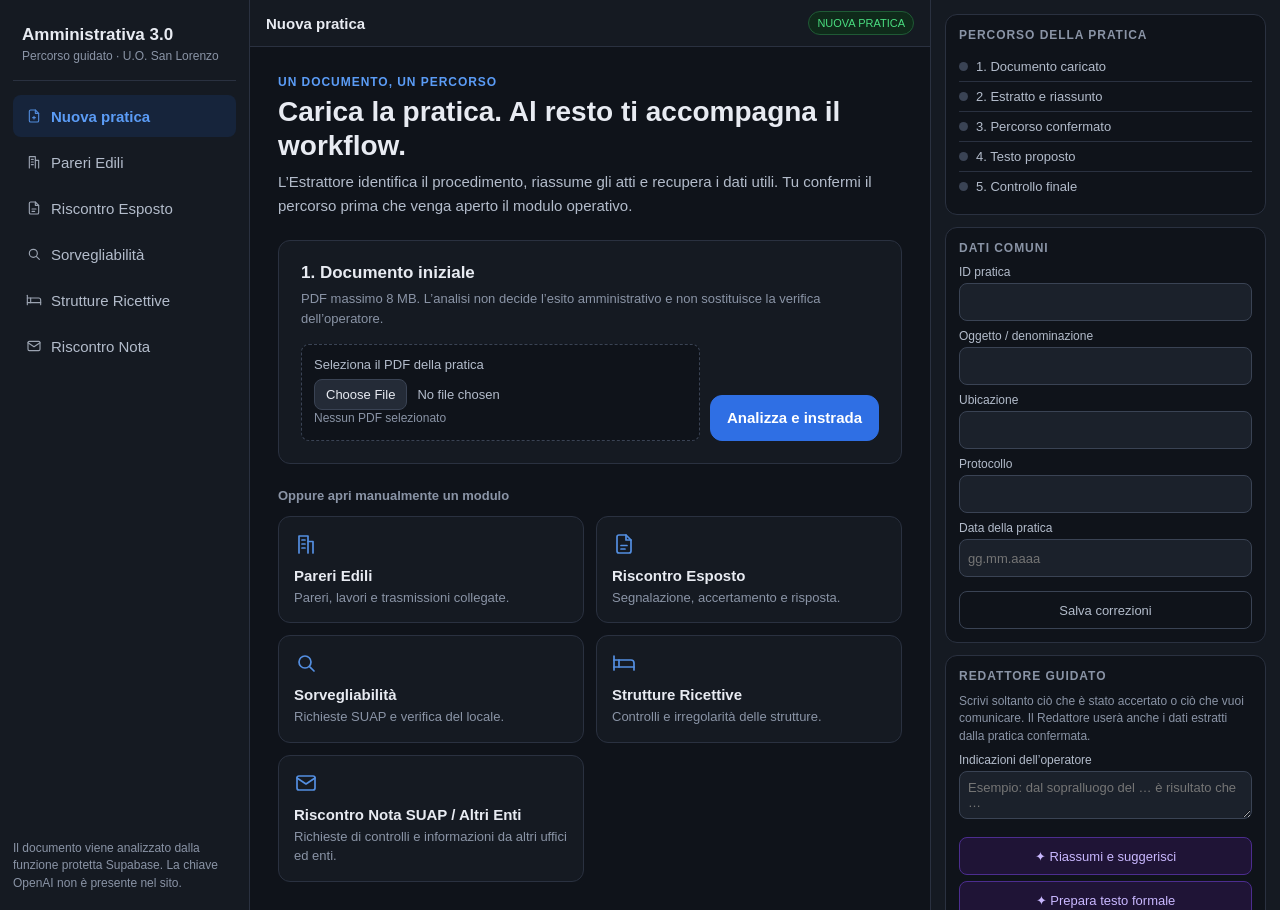
<file: index.html>
<!DOCTYPE html>
<html lang="it">
<head>
<meta charset="UTF-8">
<meta name="viewport" content="width=device-width,initial-scale=1.0">
<title>Amministrativa 3.0 — Percorso guidato</title>
<script src="config.js"></script>
<script src="assets/workflow.js"></script>
<style>
*{box-sizing:border-box}html,body{margin:0;height:100%;font-family:-apple-system,BlinkMacSystemFont,"Segoe UI",sans-serif;background:#0d1117;color:#e6edf3}
button,input,textarea,select{font:inherit}.app{display:grid;grid-template-columns:250px minmax(0,1fr) 350px;height:100vh}
aside{background:#111722;border-right:1px solid #263041;padding:18px 13px;display:flex;flex-direction:column;gap:14px}.brand{padding:7px 9px 17px;border-bottom:1px solid #263041}.brand h1{font-size:18px;margin:0 0 4px}.brand p{font-size:11px;color:#7d8999;margin:0}
.nav{display:flex;flex-direction:column;gap:7px}.nav button{width:100%;text-align:left;border:1px solid #2a3443;background:#171e29;color:#cbd5e1;padding:11px 12px;border-radius:10px;cursor:pointer;font-weight:600}.nav button:hover,.nav button.active{border-color:#3b82f6;background:#16243b;color:#8ec5ff}
main{display:grid;grid-template-rows:auto 1fr;min-width:0}.topbar{display:flex;align-items:center;justify-content:space-between;padding:11px 16px;border-bottom:1px solid #263041;background:#10151e}.title{font-weight:700}.status{font-size:10px;background:#14331f;color:#6ee7a0;border:1px solid #245c37;border-radius:999px;padding:5px 8px}
.workspace{position:relative;min-height:0}.home{height:100%;overflow:auto;padding:28px}.hero{max-width:900px;margin:0 auto}.eyebrow{color:#60a5fa;font-size:11px;font-weight:800;letter-spacing:1px;text-transform:uppercase}.hero h2{font-size:31px;margin:6px 0 8px}.hero>p{color:#9aa6b6;line-height:1.6;margin-top:0}
.intake{margin-top:22px;padding:22px;background:linear-gradient(145deg,#151b25,#121824);border:1px solid #33445b;border-radius:18px;box-shadow:0 18px 40px rgba(0,0,0,.18)}.intake h3{margin:0 0 6px}.intake .help{font-size:12px;color:#8d9aae;line-height:1.5}.upload{display:grid;grid-template-columns:minmax(0,1fr) auto;gap:10px;align-items:end;margin-top:16px}.filebox{background:#0f141d;border:1px dashed #40516a;border-radius:12px;padding:12px}.filebox label{display:block;font-size:11px;color:#9aa6b6;margin-bottom:7px}.filebox input{width:100%;color:#cbd5e1}
.nav button{display:flex;align-items:center;gap:9px}.ic{width:16px;height:16px;flex:0 0 auto;opacity:.85}.ic-card{width:24px;height:24px;opacity:.9}.filebox input::file-selector-button{background:#182130;color:#dbeafe;border:1px solid #334155;border-radius:8px;padding:7px 11px;margin-right:10px;cursor:pointer;font-weight:650}.filebox input::file-selector-button:hover{border-color:#4b82c3;background:#1d2736}.primary{border:1px solid #4c6fff;background:#3156d9;color:white;border-radius:11px;padding:12px 16px;cursor:pointer;font-weight:750}.primary:hover{background:#3d63ea}.primary:disabled{opacity:.55;cursor:wait}.secondary{border:1px solid #334155;background:#182130;color:#dbeafe;border-radius:9px;padding:9px 11px;cursor:pointer;font-weight:650}.secondary:hover{border-color:#4b82c3}
.result{display:none;margin-top:18px;border-top:1px solid #2a3443;padding-top:18px}.result.show{display:block}.route-head{display:flex;gap:10px;align-items:center;flex-wrap:wrap}.route-badge{background:#12335b;border:1px solid #265d97;color:#9dccff;border-radius:999px;padding:6px 10px;font-size:12px;font-weight:750}.confidence{color:#9aa6b6;font-size:11px}.reason{font-size:13px;color:#cbd5e1;line-height:1.5;margin:10px 0}.summary{background:#0f141d;border:1px solid #293344;border-radius:12px;padding:13px;line-height:1.55;font-size:13px}.result-grid{display:grid;grid-template-columns:1fr 1fr;gap:12px;margin-top:12px}.result-box{background:#121823;border:1px solid #263244;border-radius:11px;padding:12px}.result-box h4{font-size:11px;text-transform:uppercase;color:#8192a8;margin:0 0 7px}.result-box ul{margin:0;padding-left:18px;font-size:12px;color:#c4cedb;line-height:1.5}.route-confirm{display:grid;grid-template-columns:minmax(0,1fr) auto;gap:10px;margin-top:14px}.route-confirm select{background:#0f141d;color:#e6edf3;border:1px solid #334155;border-radius:10px;padding:10px}.warning{background:#321b16;border:1px solid #7c3b2c;color:#fdba9a;border-radius:10px;padding:10px;font-size:12px;margin-top:10px}
.manual{margin-top:24px}.manual h3{font-size:14px;color:#b7c3d2}.cards{display:grid;grid-template-columns:repeat(2,minmax(220px,1fr));gap:12px}.card{background:#151b25;border:1px solid #293344;border-radius:14px;padding:15px;cursor:pointer}.card:hover{border-color:#4b82c3;transform:translateY(-1px)}.card h4{margin:5px 0}.card p{font-size:11px;color:#8996a8;line-height:1.45;margin:0}.icon{font-size:22px}iframe{width:100%;height:100%;border:0;display:none;background:#0f131a}
.right{background:#10151e;border-left:1px solid #263041;padding:14px;overflow:auto}.panel{background:#151b25;border:1px solid #293344;border-radius:13px;padding:13px;margin-bottom:12px}.panel h3{font-size:12px;text-transform:uppercase;letter-spacing:.7px;color:#8aa0bb;margin:0 0 10px}.step{display:flex;align-items:center;gap:8px;padding:7px 0;border-bottom:1px solid #222b38;font-size:12px}.step:last-child{border-bottom:0}.dot{width:9px;height:9px;border-radius:50%;background:#475569}.dot.on{background:#22c55e}.field{margin:8px 0}.field label{display:block;font-size:10px;color:#7d8999;margin-bottom:4px;text-transform:uppercase}.field input,.field textarea{width:100%;background:#0f141d;border:1px solid #2b3646;color:#e6edf3;border-radius:8px;padding:8px;font-size:12px}.field textarea{min-height:76px;resize:vertical}.btn{width:100%;border:1px solid #334155;background:#182130;color:#dbeafe;border-radius:9px;padding:9px 10px;cursor:pointer;font-size:12px;font-weight:650;margin-top:6px}.btn.ai{border-color:#4c1d95;background:#211238;color:#d8c8ff}.btn.warn{border-color:#7c2d12;background:#271409;color:#fdba74}.btn.danger{border-color:#7f1d1d;background:#2b1114;color:#fca5a5}.finding{font-size:11px;padding:7px 8px;border-radius:8px;background:#2b1a0c;color:#fdba74;border:1px solid #7c2d12;margin:6px 0}.ok{font-size:11px;padding:7px 8px;border-radius:8px;background:#10291a;color:#86efac;border:1px solid #166534;margin:6px 0}.small{font-size:10px;color:#7f8b9b;line-height:1.45}.writer-result{display:none;margin-top:10px}.writer-result.show{display:block}.writer-summary{font-size:11px;line-height:1.5;color:#cbd5e1;background:#101720;padding:9px;border-radius:8px}.mini-title{font-size:10px;text-transform:uppercase;color:#8aa0bb;margin:10px 0 4px}.mini-list{margin:0;padding-left:16px;color:#cbd5e1;font-size:11px;line-height:1.45}.next-question{font-size:11px;color:#a7f3d0;margin-top:8px}.busyline{display:none;color:#9dccff;font-size:12px;margin-top:10px}.busyline.show{display:block}
@media(max-width:1150px){.app{grid-template-columns:220px 1fr}.right{position:fixed;right:12px;bottom:12px;top:62px;width:330px;z-index:5;box-shadow:0 15px 45px #000;display:none}.right.open{display:block}.topbar{padding-right:88px}.mobile-panel{display:block!important}}
@media(min-width:1151px){.mobile-panel{display:none!important}}@media(max-width:760px){.app{grid-template-columns:1fr}.app aside{display:none}.home{padding:17px}.upload,.route-confirm,.result-grid{grid-template-columns:1fr}.cards{grid-template-columns:1fr}.right{left:10px;width:auto}}
</style>
<link rel="stylesheet" href="assets/tema.css">
<link rel="stylesheet" href="assets/tema-dashboard.css">
</head>
<body>
<div class="app">
<aside>
  <div class="brand"><h1>Amministrativa 3.0</h1><p>Percorso guidato · U.O. San Lorenzo</p></div>
  <div class="nav">
    <button class="active" data-home><svg class="ic" viewBox="0 0 24 24" fill="none" stroke="currentColor" stroke-width="1.7" stroke-linecap="round" stroke-linejoin="round" aria-hidden="true" focusable="false"><path d="M14 3H7a2 2 0 0 0-2 2v14a2 2 0 0 0 2 2h10a2 2 0 0 0 2-2V8z"/><path d="M14 3v5h5"/><path d="M12 12.5v4M10 14.5h4"/></svg>Nuova pratica</button>
    <button data-module="modules/pareri-edili.html" data-key="edili" data-title="Pareri Edili"><svg class="ic" viewBox="0 0 24 24" fill="none" stroke="currentColor" stroke-width="1.7" stroke-linecap="round" stroke-linejoin="round" aria-hidden="true" focusable="false"><path d="M5 21V4h9v17"/><path d="M14 9.5h5V21"/><path d="M8 8h3M8 12h3M8 16h3"/></svg>Pareri Edili</button>
    <button data-module="modules/riscontro-esposto.html" data-key="esposto" data-title="Riscontro Esposto"><svg class="ic" viewBox="0 0 24 24" fill="none" stroke="currentColor" stroke-width="1.7" stroke-linecap="round" stroke-linejoin="round" aria-hidden="true" focusable="false"><path d="M14 3H7a2 2 0 0 0-2 2v14a2 2 0 0 0 2 2h10a2 2 0 0 0 2-2V8z"/><path d="M14 3v5h5"/><path d="M9 13.5h6M9 17h4"/></svg>Riscontro Esposto</button>
    <button data-module="modules/sorvegliabilita.html" data-key="sorvegliabilita" data-title="Sorvegliabilità"><svg class="ic" viewBox="0 0 24 24" fill="none" stroke="currentColor" stroke-width="1.7" stroke-linecap="round" stroke-linejoin="round" aria-hidden="true" focusable="false"><circle cx="11" cy="11" r="6"/><path d="m20 20-4.2-4.2"/></svg>Sorvegliabilità</button>
    <button data-module="modules/strutture-ricettive.html" data-key="ricettive" data-title="Strutture Ricettive"><svg class="ic" viewBox="0 0 24 24" fill="none" stroke="currentColor" stroke-width="1.7" stroke-linecap="round" stroke-linejoin="round" aria-hidden="true" focusable="false"><path d="M2 5v14"/><path d="M2 9h17a3 3 0 0 1 3 3v7"/><path d="M2 16h20"/><path d="M7 9v7"/></svg>Strutture Ricettive</button>
    <button data-module="modules/riscontro-nota.html" data-key="nota" data-title="Riscontro Nota SUAP / Altri Enti"><svg class="ic" viewBox="0 0 24 24" fill="none" stroke="currentColor" stroke-width="1.7" stroke-linecap="round" stroke-linejoin="round" aria-hidden="true" focusable="false"><rect x="3" y="5" width="18" height="14" rx="2"/><path d="m3 7 9 6 9-6"/></svg>Riscontro Nota</button>
  </div>
  <div class="small" style="margin-top:auto">Il documento viene analizzato dalla funzione protetta Supabase. La chiave OpenAI non è presente nel sito.</div>
</aside>

<main>
  <div class="topbar"><div class="title" id="pageTitle">Nuova pratica</div><button class="secondary mobile-panel" id="mobilePanel" type="button">Workflow</button><div class="status" id="statusBadge">NUOVA PRATICA</div></div>
  <div class="workspace">
    <section class="home" id="home">
      <div class="hero">
        <div class="eyebrow">Un documento, un percorso</div>
        <h2>Carica la pratica. Al resto ti accompagna il workflow.</h2>
        <p>L’Estrattore identifica il procedimento, riassume gli atti e recupera i dati utili. Tu confermi il percorso prima che venga aperto il modulo operativo.</p>

        <div class="intake">
          <h3>1. Documento iniziale</h3>
          <div class="help">PDF massimo 8 MB. L’analisi non decide l’esito amministrativo e non sostituisce la verifica dell’operatore.</div>
          <div class="upload">
            <div class="filebox"><label for="wfPdf">Seleziona il PDF della pratica</label><input id="wfPdf" type="file" accept="application/pdf,.pdf"><div class="small" id="wfPdfInfo">Nessun PDF selezionato</div></div>
            <button class="primary" id="analyzeButton" type="button">Analizza e instrada</button>
          </div>
          <div class="busyline" id="analysisBusy">L’Estrattore sta leggendo e classificando il documento…</div>
          <div class="result" id="intakeResult">
            <div class="route-head"><span class="route-badge" id="routeBadge"></span><span class="confidence" id="routeConfidence"></span></div>
            <div class="reason" id="routeReason"></div>
            <div class="summary" id="sourceSummary"></div>
            <div class="warning" id="routeWarning" hidden></div>
            <div class="result-grid">
              <div class="result-box"><h4>Fatti trovati</h4><ul id="keyFacts"></ul></div>
              <div class="result-box"><h4>Da verificare o completare</h4><ul id="missingInformation"></ul></div>
            </div>
            <div class="route-confirm">
              <select id="routeSelect" aria-label="Percorso della pratica">
                <option value="edili">Pareri Edili</option><option value="esposto">Riscontro Esposto</option><option value="sorvegliabilita">Sorvegliabilità</option><option value="ricettive">Strutture Ricettive</option><option value="nota">Riscontro Nota SUAP / Altri Enti</option>
              </select>
              <button class="primary" id="confirmRoute" type="button">Conferma e apri</button>
            </div>
          </div>
        </div>

        <div class="manual">
          <h3>Oppure apri manualmente un modulo</h3>
          <div class="cards">
            <div class="card" data-module="modules/pareri-edili.html" data-key="edili" data-title="Pareri Edili"><div class="icon"><svg class="ic-card" viewBox="0 0 24 24" fill="none" stroke="currentColor" stroke-width="1.7" stroke-linecap="round" stroke-linejoin="round" aria-hidden="true" focusable="false"><path d="M5 21V4h9v17"/><path d="M14 9.5h5V21"/><path d="M8 8h3M8 12h3M8 16h3"/></svg></div><h4>Pareri Edili</h4><p>Pareri, lavori e trasmissioni collegate.</p></div>
            <div class="card" data-module="modules/riscontro-esposto.html" data-key="esposto" data-title="Riscontro Esposto"><div class="icon"><svg class="ic-card" viewBox="0 0 24 24" fill="none" stroke="currentColor" stroke-width="1.7" stroke-linecap="round" stroke-linejoin="round" aria-hidden="true" focusable="false"><path d="M14 3H7a2 2 0 0 0-2 2v14a2 2 0 0 0 2 2h10a2 2 0 0 0 2-2V8z"/><path d="M14 3v5h5"/><path d="M9 13.5h6M9 17h4"/></svg></div><h4>Riscontro Esposto</h4><p>Segnalazione, accertamento e risposta.</p></div>
            <div class="card" data-module="modules/sorvegliabilita.html" data-key="sorvegliabilita" data-title="Sorvegliabilità"><div class="icon"><svg class="ic-card" viewBox="0 0 24 24" fill="none" stroke="currentColor" stroke-width="1.7" stroke-linecap="round" stroke-linejoin="round" aria-hidden="true" focusable="false"><circle cx="11" cy="11" r="6"/><path d="m20 20-4.2-4.2"/></svg></div><h4>Sorvegliabilità</h4><p>Richieste SUAP e verifica del locale.</p></div>
            <div class="card" data-module="modules/strutture-ricettive.html" data-key="ricettive" data-title="Strutture Ricettive"><div class="icon"><svg class="ic-card" viewBox="0 0 24 24" fill="none" stroke="currentColor" stroke-width="1.7" stroke-linecap="round" stroke-linejoin="round" aria-hidden="true" focusable="false"><path d="M2 5v14"/><path d="M2 9h17a3 3 0 0 1 3 3v7"/><path d="M2 16h20"/><path d="M7 9v7"/></svg></div><h4>Strutture Ricettive</h4><p>Controlli e irregolarità delle strutture.</p></div>
            <div class="card" data-module="modules/riscontro-nota.html" data-key="nota" data-title="Riscontro Nota SUAP / Altri Enti"><div class="icon"><svg class="ic-card" viewBox="0 0 24 24" fill="none" stroke="currentColor" stroke-width="1.7" stroke-linecap="round" stroke-linejoin="round" aria-hidden="true" focusable="false"><rect x="3" y="5" width="18" height="14" rx="2"/><path d="m3 7 9 6 9-6"/></svg></div><h4>Riscontro Nota SUAP / Altri Enti</h4><p>Richieste di controlli e informazioni da altri uffici ed enti.</p></div>
          </div>
        </div>
      </div>
    </section>
    <iframe id="frame" title="Modulo operativo"></iframe>
  </div>
</main>

<section class="right" id="rightPanel">
  <div class="panel">
    <h3>Percorso della pratica</h3>
    <div class="step"><span class="dot" id="dotDocument"></span>1. Documento caricato</div>
    <div class="step"><span class="dot" id="dotExtract"></span>2. Estratto e riassunto</div>
    <div class="step"><span class="dot" id="dotRoute"></span>3. Percorso confermato</div>
    <div class="step"><span class="dot" id="dotDraft"></span>4. Testo proposto</div>
    <div class="step"><span class="dot" id="dotReview"></span>5. Controllo finale</div>
  </div>

  <div class="panel">
    <h3>Dati comuni</h3>
    <div class="field"><label>ID pratica</label><input id="wfId"></div>
    <div class="field"><label>Oggetto / denominazione</label><input id="wfSubject"></div>
    <div class="field"><label>Ubicazione</label><input id="wfLocation"></div>
    <div class="field"><label>Protocollo</label><input id="wfProtocol"></div>
    <div class="field"><label>Data della pratica</label><input id="wfDate" placeholder="gg.mm.aaaa"></div>
    <button class="btn" id="savePractice" type="button">Salva correzioni</button>
  </div>

  <div class="panel">
    <h3>Redattore guidato</h3>
    <div class="small">Scrivi soltanto ciò che è stato accertato o ciò che vuoi comunicare. Il Redattore userà anche i dati estratti dalla pratica confermata.</div>
    <div class="field"><label>Indicazioni dell’operatore</label><textarea id="operatorNotes" placeholder="Esempio: dal sopralluogo del … è risultato che …"></textarea></div>
    <button class="btn ai" id="summarizeButton" type="button">✦ Riassumi e suggerisci</button>
    <button class="btn ai" id="draftButton" type="button">✦ Prepara testo formale</button>
    <div class="writer-result" id="writerResult">
      <div class="mini-title">Sintesi</div><div class="writer-summary" id="writerSummary"></div>
      <div class="mini-title">Suggerimenti</div><ul class="mini-list" id="writerSuggestions"></ul>
      <div class="mini-title">Informazioni mancanti</div><ul class="mini-list" id="writerMissing"></ul>
      <div class="next-question" id="writerQuestion"></div>
      <div class="field"><label>Proposta modificabile</label><textarea id="wfDraft"></textarea></div>
    </div>
  </div>

  <div class="panel"><h3>Revisore</h3><button class="btn warn" id="reviewButton" type="button">Controlla pratica</button><div id="reviewBox"></div></div>
  <button class="btn danger" id="newPracticeButton" type="button">Nuova pratica / azzera tutto</button>
</section>
</div>

<script>
(function(){
  "use strict";
  const A=window.ADMIN3;
  if(!A||!A.state){
    document.body.textContent="";
    const box=document.createElement("div");
    box.style.cssText="max-width:620px;margin:80px auto;padding:24px;border:1px solid #7c3b2c;background:#321b16;color:#fdba9a;border-radius:12px;line-height:1.6;font-family:sans-serif";
    box.textContent="Motore del workflow non caricato. Verifica che config.js e assets/workflow.js siano raggiungibili e ricarica la pagina.";
    document.body.appendChild(box);
    return;
  }
  const MODULE_META={
    edili:{label:"Pareri Edili",path:"modules/pareri-edili.html"},
    esposto:{label:"Riscontro Esposto",path:"modules/riscontro-esposto.html"},
    sorvegliabilita:{label:"Sorvegliabilità",path:"modules/sorvegliabilita.html"},
    ricettive:{label:"Strutture Ricettive",path:"modules/strutture-ricettive.html"},
    nota:{label:"Riscontro Nota SUAP / Altri Enti",path:"modules/riscontro-nota.html"}
  };
  const $=id=>document.getElementById(id);
  const frame=$("frame"),home=$("home"),title=$("pageTitle");
  let workflowDocument=null;

  function setList(element,items,emptyText){
    element.textContent="";
    const values=Array.isArray(items)&&items.length?items:[emptyText];
    values.forEach(value=>{const li=document.createElement("li");li.textContent=value;element.appendChild(li);});
  }

  function showHome(){
    frame.style.display="none";frame.src="about:blank";home.style.display="block";title.textContent="Nuova pratica";
    document.querySelectorAll("[data-home],[data-module]").forEach(x=>x.classList.remove("active"));
    document.querySelector("[data-home]").classList.add("active");
  }

  function openModule(path,key,label){
    A.state.module=key;
    if(A.state.classification)A.state.classification.confirmedModule=key;
    A.state.status="routed";A.save();
    home.style.display="none";frame.style.display="block";frame.src=path;title.textContent=label;
    document.querySelectorAll("[data-home],[data-module]").forEach(x=>x.classList.remove("active"));
    document.querySelectorAll(`[data-module="${path}"]`).forEach(x=>x.classList.add("active"));
    syncUI();
  }

  function saveCommon(){
    A.state.practice.id=$("wfId").value.trim();
    A.state.practice.subject=$("wfSubject").value.trim();
    A.state.practice.location=$("wfLocation").value.trim();
    A.state.practice.protocol=$("wfProtocol").value.trim();
    A.state.practice.date=$("wfDate").value.trim();
    A.state.practice.notes=$("operatorNotes").value.trim();
    A.state.draft=$("wfDraft").value;
    A.save();syncUI();
  }

  function renderExtraction(){
    const result=A.state.extraction;
    const box=$("intakeResult");
    if(!result){box.classList.remove("show");return;}
    const meta=MODULE_META[result.module]||{label:"Percorso da verificare"};
    $("routeBadge").textContent=meta.label;
    $("routeConfidence").textContent="Confidenza "+(result.confidence||"da verificare");
    $("routeReason").textContent=result.routeReason||"Verifica il percorso proposto.";
    $("sourceSummary").textContent=result.sourceSummary||"Nessuna sintesi disponibile.";
    setList($("keyFacts"),result.keyFacts,"Nessun fatto certo estratto.");
    setList($("missingInformation"),result.missingInformation,"Nessuna mancanza segnalata.");
    $("routeSelect").value=result.module;
    const unsupported=result.isSupported===false;
    $("routeWarning").hidden=!unsupported;
    $("routeWarning").textContent=unsupported?"Il documento potrebbe non appartenere ai percorsi disponibili. Controlla manualmente prima di proseguire.":"";
    box.classList.add("show");
  }

  function renderWriter(){
    const result=A.state.writer;
    const box=$("writerResult");
    if(!result){box.classList.remove("show");return;}
    $("writerSummary").textContent=result.summary||"";
    setList($("writerSuggestions"),result.suggestions,"Nessun suggerimento ulteriore.");
    setList($("writerMissing"),result.missingInformation,"Nessuna informazione mancante segnalata.");
    $("writerQuestion").textContent=result.nextQuestion?"Domanda utile: "+result.nextQuestion:"";
    $("wfDraft").value=A.state.draft||result.text||"";
    box.classList.add("show");
  }

  window.syncUI=function(){
    const setField=(id,value)=>{const el=$(id);if(document.activeElement!==el)el.value=value||"";};
    setField("wfId",A.state.practice.id);
    setField("wfSubject",A.state.practice.subject);
    setField("wfLocation",A.state.practice.location);
    setField("wfProtocol",A.state.practice.protocol);
    setField("wfDate",A.state.practice.date);
    if(document.activeElement!==$("operatorNotes"))$("operatorNotes").value=A.state.practice.notes||"";
    if(document.activeElement!==$("wfDraft"))$("wfDraft").value=A.state.draft||"";
    $("dotDocument").classList.toggle("on",!!workflowDocument||!!A.state.extraction);
    $("dotExtract").classList.toggle("on",!!A.state.extraction);
    $("dotRoute").classList.toggle("on",!!A.state.module);
    $("dotDraft").classList.toggle("on",!!(A.state.draft||"").trim());
    $("dotReview").classList.toggle("on",A.state.status==="ready");
    $("statusBadge").textContent=A.state.status==="ready"?"PRONTA":A.state.status==="needs_review"?"DA RIVEDERE":A.state.status==="new"?"NUOVA PRATICA":"IN LAVORAZIONE";
    $("statusBadge").title=A.state.saveError||"";
    if(A.state.saveError)$("statusBadge").textContent="MEMORIA PIENA";
    renderExtraction();renderWriter();
  };

  $("wfPdf").addEventListener("change",function(){
    const file=this.files&&this.files[0];workflowDocument=null;
    if(!file){$("wfPdfInfo").textContent="Nessun PDF selezionato";syncUI();return;}
    const mime=String(file.type||"").toLowerCase();
    const mimeOk=mime===""||mime==="application/pdf"||mime==="application/octet-stream";
    if(!mimeOk||!file.name.toLowerCase().endsWith(".pdf")){this.value="";$("wfPdfInfo").textContent="Formato non valido";alert("Seleziona un file PDF.");return;}
    if(file.size<1||file.size>8*1024*1024){this.value="";$("wfPdfInfo").textContent="Dimensione non valida";alert("Il PDF deve avere dimensione massima di 8 MB.");return;}
    workflowDocument=file;$("wfPdfInfo").textContent=file.name+" · "+(file.size/1024/1024).toFixed(2)+" MB";syncUI();
  });

  function readWorkflowDocument(){
    return new Promise((resolve,reject)=>{
      if(!workflowDocument){reject(new Error("Carica prima un PDF."));return;}
      const reader=new FileReader();
      reader.onload=()=>resolve({filename:workflowDocument.name.slice(0,128),mimeType:"application/pdf",size:workflowDocument.size,base64:String(reader.result||"").split(",")[1]||""});
      reader.onerror=()=>reject(new Error("Lettura del PDF non riuscita."));reader.readAsDataURL(workflowDocument);
    });
  }

  function hasWorkInProgress(){
    if((A.state.draft||"").trim())return true;
    if(A.state.extraction||A.state.writer)return true;
    return Object.keys(A.state.moduleData||{}).length>0;
  }

  async function analyzePractice(){
    if(!workflowDocument){alert("Carica prima il PDF della pratica.");return;}
    if(hasWorkInProgress()&&!confirm("Analizzare questo PDF azzera la pratica in corso: estrazione, testo del Redattore e bozze dei moduli. Procedere?"))return;
    $("analyzeButton").disabled=true;$("analysisBusy").classList.add("show");
    try{
      const documentData=await readWorkflowDocument();
      A.reset();
      const result=await A.callAgent("extractor",{document:documentData,practice:{}},"auto");
      A.state.extraction=result;
      A.state.classification={suggestedModule:result.module,confidence:result.confidence,routeReason:result.routeReason,confirmedModule:null};
      if(result.practice&&typeof result.practice==="object")Object.assign(A.state.practice,result.practice);
      A.state.status="extracted";A.save();syncUI();
    }catch(error){alert(error.message);}
    finally{$("analyzeButton").disabled=false;$("analysisBusy").classList.remove("show");}
  }

  async function runWriter(mode){
    saveCommon();
    if(!A.state.module){alert("Conferma prima il percorso della pratica.");return;}
    if(!A.state.extraction&&!A.state.practice.notes){alert("Analizza un documento oppure scrivi le indicazioni dell’operatore.");return;}
    const buttons=[$("summarizeButton"),$("draftButton")];buttons.forEach(button=>button.disabled=true);
    try{
      const result=await A.callAgent("writer",{
        mode,
        practice:A.state.practice,
        extraction:A.state.extraction,
        moduleData:A.state.moduleData[A.state.module]||{},
        operatorNotes:A.state.practice.notes,
        currentDraft:A.state.draft
      },A.state.module);
      A.state.writer=result;
      if(result.text)A.state.draft=result.text;
      A.state.status="drafted";A.save();syncUI();
    }catch(error){alert(error.message);}
    finally{buttons.forEach(button=>button.disabled=false);}
  }

  function runReview(){
    saveCommon();const findings=A.review(),box=$("reviewBox");box.textContent="";
    if(!findings.length){const ok=document.createElement("div");ok.className="ok";ok.textContent="✓ Nessuna anomalia comune rilevata";box.appendChild(ok);}
    else findings.forEach(item=>{const finding=document.createElement("div");finding.className="finding";finding.textContent="⚠ "+item.label;box.appendChild(finding);});
    syncUI();
  }

  function newPractice(){
    if(!confirm("Azzera completamente pratica, estrazione, testo e bozze dei moduli?"))return;
    A.reset();workflowDocument=null;$("wfPdf").value="";$("wfPdfInfo").textContent="Nessun PDF selezionato";$("reviewBox").textContent="";showHome();syncUI();
  }

  window.requestNewPracticeFromModule=newPractice;

  document.querySelectorAll("[data-module]").forEach(el=>el.addEventListener("click",()=>openModule(el.dataset.module,el.dataset.key,el.dataset.title)));
  document.querySelector("[data-home]").addEventListener("click",showHome);
  $("analyzeButton").addEventListener("click",analyzePractice);
  $("confirmRoute").addEventListener("click",()=>{const key=$("routeSelect").value,meta=MODULE_META[key];openModule(meta.path,key,meta.label);});
  $("savePractice").addEventListener("click",saveCommon);
  $("summarizeButton").addEventListener("click",()=>runWriter("summary"));
  $("draftButton").addEventListener("click",()=>runWriter("draft"));
  $("reviewButton").addEventListener("click",runReview);
  $("newPracticeButton").addEventListener("click",newPractice);
  $("mobilePanel").addEventListener("click",()=>$("rightPanel").classList.toggle("open"));
  $("wfDraft").addEventListener("input",()=>{A.state.draft=$("wfDraft").value;A.save();});
  ["wfId","wfSubject","wfLocation","wfProtocol","wfDate","operatorNotes"].forEach(id=>$(id).addEventListener("blur",saveCommon));
  syncUI();
})();
</script>
</body>
</html>
</file>
<file: assets/tema.css>
/* Tema di Amministrativa 3.0: i valori condivisi da dashboard e moduli.
   Colori, corpi e raggi si cambiano qui e in nessun altro posto. */
:root{
  /* superfici, dalla piu profonda alla piu vicina */
  --bg:#0f131a; --s1:#151a22; --s2:#1b212b; --s3:#242b37;
  --linea:#2a3140; --linea-forte:#3a4354;
  /* testo */
  --tx:#e8ebf2; --tx2:#b3bccb; --tx3:#8a94a6;
  /* accento e stati */
  --accento:#5b9cf6; --accento-pieno:#2f6fe4; --accento-tenue:#16243b;
  --ai:#c9b8ff; --ai-tenue:#1f1436; --ai-linea:#4c2d8f;
  --ok:#4ade80; --ok-tenue:#0f2a1a; --avviso:#fbbf24; --errore:#f87171; --errore-tenue:#2a1a1a;
  /* scala del testo: cinque corpi, nessuno sotto i 12 */
  --t1:12px; --t2:13px; --t3:15px; --t4:17px; --t5:20px; --titolo:28px;
  /* due raggi */
  --r1:8px; --r2:12px;
  --anello:0 0 0 3px rgba(91,156,246,.32);
}


/* Focus da tastiera visibile su tutto cio che si attiva */
button:focus-visible,[role="button"]:focus-visible,[role="switch"]:focus-visible,[tabindex]:focus-visible,a:focus-visible{outline:2px solid var(--accento);outline-offset:2px;box-shadow:none}
</file>
<file: assets/tema-dashboard.css>
/* Aspetto della dashboard. Va caricato dopo tema.css e dopo gli stili di index.html. */
html,body{background:var(--bg);color:var(--tx)}

/* Colonna di sinistra */
.app aside{background:var(--s1);border-right-color:var(--linea)}
.app .brand{border-bottom-color:var(--linea)}
.app .brand h1{font-size:var(--t4)}
.app .brand p{font-size:var(--t1);color:var(--tx3)}
.app .nav{gap:4px}
.app .nav button{background:transparent;border-color:transparent;color:var(--tx2);font-size:var(--t3);font-weight:500;border-radius:var(--r1);min-height:42px}
.app .nav button:hover{background:var(--s3);border-color:transparent;color:var(--tx)}
.app .nav button.active{background:var(--accento-tenue);border-color:transparent;color:var(--accento);font-weight:600}
.app aside .small,.app .small{font-size:var(--t1);color:var(--tx3)}

/* Barra in alto */
.app .topbar{background:var(--s1);border-bottom-color:var(--linea)}
.app .title{font-size:var(--t3)}
.app .status{font-size:11px;background:var(--ok-tenue);color:var(--ok);border-color:#1f5a35}

/* Pagina iniziale */
.app .eyebrow{font-size:var(--t1);color:var(--accento);letter-spacing:.08em}
.app .hero h2{font-size:var(--titolo);line-height:1.2}
.app .hero>p{font-size:var(--t3);color:var(--tx2)}
.app .intake{background:var(--s1);border-color:var(--linea);border-radius:var(--r2);box-shadow:none}
.app .intake h3{font-size:var(--t4)}
.app .intake .help{font-size:var(--t2);color:var(--tx3)}
.app .filebox{background:var(--bg);border-color:var(--linea-forte);border-radius:var(--r1)}
.app .filebox label{font-size:var(--t2);color:var(--tx2)}
.app .filebox input{color:var(--tx2);font-size:var(--t2)}
.app .filebox input::file-selector-button{background:var(--s3);color:var(--tx);border-color:var(--linea-forte);border-radius:var(--r1);font-weight:500}
.app .primary{background:var(--accento-pieno);border-color:var(--accento-pieno);font-size:var(--t3);font-weight:600;border-radius:var(--r2);min-height:46px}
.app .primary:hover{background:#3b7bf0}
.app .secondary{background:transparent;border-color:var(--linea-forte);color:var(--tx2);font-size:var(--t2);font-weight:500;border-radius:var(--r1)}
.app .secondary:hover{background:var(--s3);color:var(--tx);border-color:var(--linea-forte)}
.app .manual h3{font-size:var(--t2);color:var(--tx3);font-weight:600}
.app .card{background:var(--s1);border-color:var(--linea);border-radius:var(--r2)}
.app .card:hover{border-color:var(--accento);transform:none}
.app .card h4{font-size:var(--t3)}
.app .card p{font-size:var(--t2);color:var(--tx3)}
.app .ic-card{color:var(--accento)}

/* Esito dell'analisi */
.app .result{border-top-color:var(--linea)}
.app .route-badge{background:var(--accento-tenue);border-color:#244067;color:var(--accento);font-size:var(--t2);font-weight:600}
.app .confidence{font-size:var(--t1);color:var(--tx3)}
.app .reason{font-size:var(--t3);color:var(--tx2)}
.app .summary{background:var(--bg);border-color:var(--linea);border-radius:var(--r1);font-size:var(--t3)}
.app .result-box{background:var(--bg);border-color:var(--linea);border-radius:var(--r1)}
.app .result-box h4{font-size:var(--t1);color:var(--tx3);letter-spacing:.08em}
.app .result-box ul{font-size:var(--t2);color:var(--tx2)}
.app .route-confirm select{background:var(--s2);color:var(--tx);border-color:var(--linea-forte);border-radius:var(--r1);font-size:var(--t3)}
.app .warning{background:#2a1a0c;border-color:#7c4a12;color:var(--avviso);font-size:var(--t2);border-radius:var(--r1)}
.app .busyline{font-size:var(--t2);color:var(--accento)}
.app iframe{background:var(--bg)}

/* Colonna di destra */
.app .right{background:var(--s1);border-left-color:var(--linea)}
.app .panel{background:var(--bg);border-color:var(--linea);border-radius:var(--r2)}
.app .panel h3{font-size:var(--t1);color:var(--tx3);letter-spacing:.08em}
.app .step{font-size:var(--t2);color:var(--tx2);border-bottom-color:var(--linea)}
.app .dot{background:var(--linea-forte)}
.app .dot.on{background:var(--ok)}
.app .field label{font-size:var(--t1);color:var(--tx2);text-transform:none;font-weight:500}
.app .field input,.app .field textarea{background:var(--s2);border-color:var(--linea-forte);color:var(--tx);border-radius:var(--r1);font-size:var(--t2);min-height:38px}
.app .field input:focus,.app .field textarea:focus,.app .route-confirm select:focus{outline:none;border-color:var(--accento);box-shadow:var(--anello)}
.app .btn{background:transparent;border-color:var(--linea-forte);color:var(--tx2);font-size:var(--t2);font-weight:500;border-radius:var(--r1);min-height:38px}
.app .btn:hover{background:var(--s3);color:var(--tx)}
.app .btn.ai{background:var(--ai-tenue);border-color:var(--ai-linea);color:var(--ai)}
.app .btn.ai:hover{background:#2a1a47;color:var(--ai)}
.app .btn.warn{background:transparent;border-color:#7c4a12;color:var(--avviso)}
.app .btn.danger{background:transparent;border-color:transparent;color:var(--errore)}
.app .btn.danger:hover{background:var(--errore-tenue);border-color:#7f1d1d;color:var(--errore)}
.app .finding{font-size:var(--t1);background:#2a1a0c;border-color:#7c4a12;color:var(--avviso);border-radius:var(--r1)}
.app .ok{font-size:var(--t1);background:var(--ok-tenue);border-color:#1f5a35;color:var(--ok);border-radius:var(--r1)}
.app .writer-summary{font-size:var(--t2);background:var(--s2);color:var(--tx2);border-radius:var(--r1)}
.app .mini-title{font-size:var(--t1);color:var(--tx3)}
.app .mini-list,.app .next-question{font-size:var(--t2)}

/* Telefono: con un modulo aperto la barra in alto era piu larga dello schermo. */
@media(max-width:760px){
  .app main{min-width:0}
  .app .topbar{padding:10px 12px;gap:8px}
  .app .title{min-width:0;overflow:hidden;text-overflow:ellipsis;white-space:nowrap}
  .app .topbar .secondary,.app .status{flex:0 0 auto;white-space:nowrap}
}
</file>
